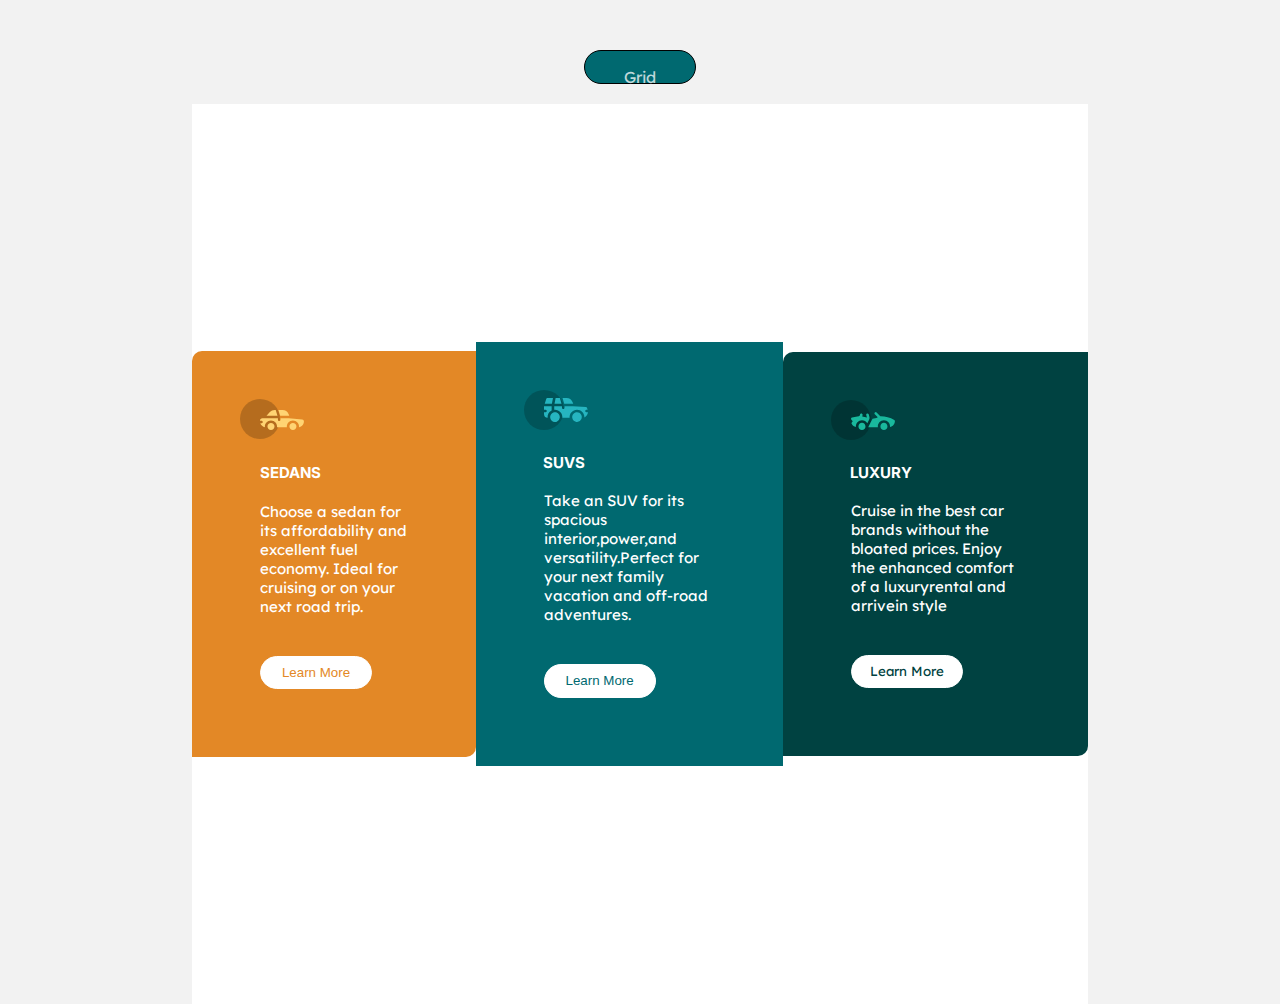
<file: index.html>
<!DOCTYPE html>
<html lang="en">
<head>
    <meta charset="UTF-8">
    <meta http-equiv="X-UA-Compatible" content="IE=edge">
    <meta name="viewport" content="width=device-width, initial-scale=1.0">
    <title>Card Design</title>
    <link rel="stylesheet" href="styles.css">
    <link rel="icon" href="favicon-32x32 (1).png"
</head>
<body>
    <header>
        <button class="grid-button"><a href="grid.html">Grid</a></button>
    </header>
    <main>
            <div class="first-container">
                <img src="icon-sedans.svg">
                <h3>SEDANS</h3>
                 <p>Choose a sedan for its affordability and excellent fuel economy. Ideal for cruising or on your next road trip.</p>
                <button>Learn More</button>
            </div>
            <div class="second-container">
                <img src="icon-suvs.svg">
                    <h3>SUVS</h3>
                    <p>Take an SUV for its spacious interior,power,and versatility.Perfect for your next family vacation and off-road adventures.</p>
                    <button>Learn More</button>
            </div>
            <div class="third-container">
                <img src="icon-luxury.svg">
                <h3>LUXURY</h3>
                <p>Cruise in the best car brands without the bloated prices. Enjoy the enhanced comfort of a luxuryrental and arrivein style</p>
                <button>Learn More</button>
            </div>
            </div>
            
            
    </main>    
</body>
</html>
</file>
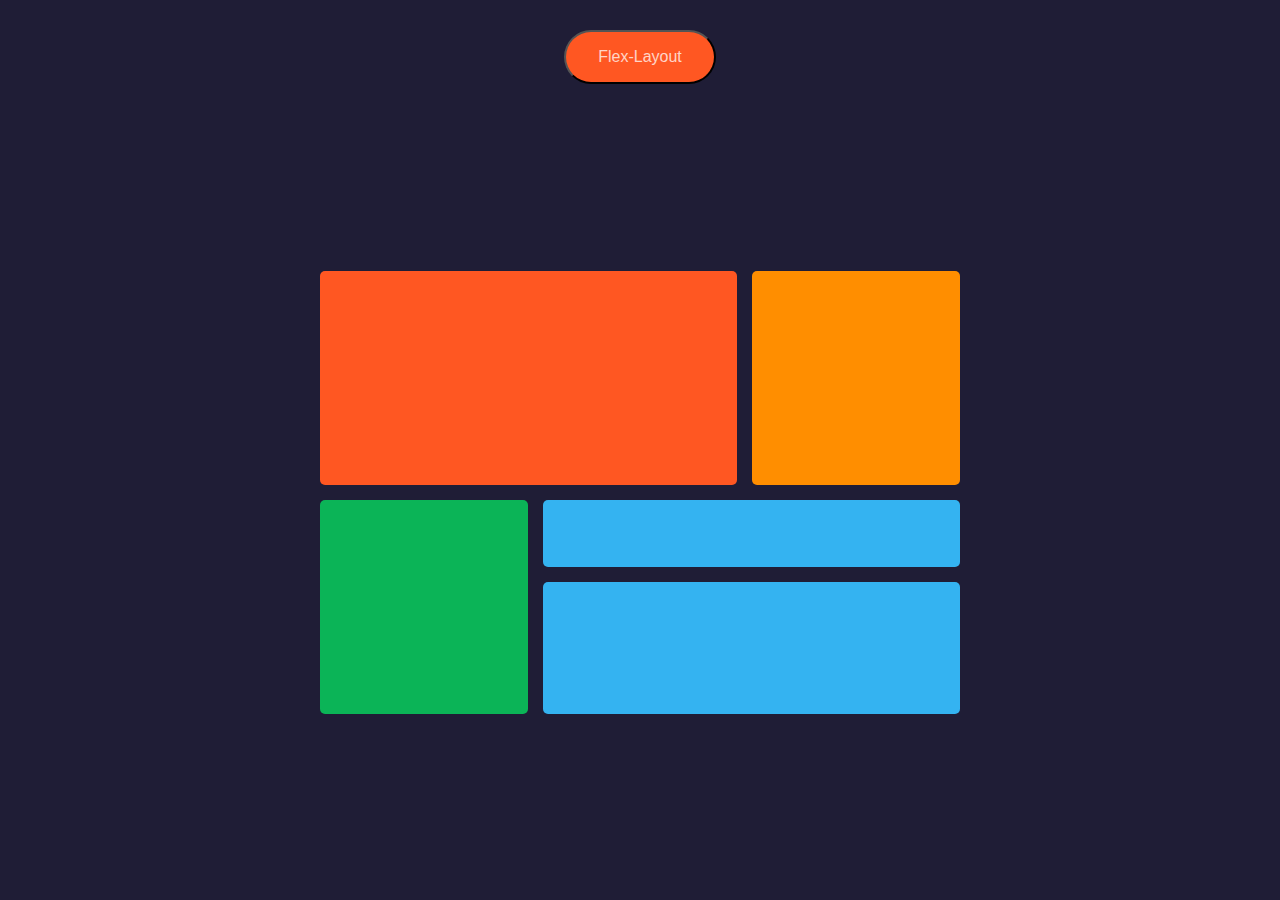
<file: grid.html>
<!DOCTYPE html>
<html lang="en">
<head>
    <meta charset="UTF-8">
    <meta http-equiv="X-UA-Compatible" content="IE=edge">
    <meta name="viewport" content="width=<device-width>, initial-scale=1.0">
    <title> Grid-Layout</title>
    <link rel="stylesheet" href="grid.css">
</head>
<body>
    <header>
        <button class="grid-button"><a href="index.html">Flex-Layout</a></button>
    </header>
    <main>
        <div class="item-a"></div>
        <div class="item-b"></div>
        <div class="item-c"></div>
        <div class="item-d"></div>
        <div class="item-e"><div>
    </main>

    
</body>
</html>
</file>
<file: styles.css>
@import url('https://fonts.googleapis.com/css2?family=Inter:wght@400;700&family=Lexend+Deca&display=swap');
@import url('https://fonts.googleapis.com/css2?family=Big+Shoulders+Display:wght@700&family=Inter:wght@400;700&display=swap');


*{
    margin:0;
    box-sizing: border-box;
}
    body{
        background-color: hsl(0, 0%, 95%);
        display:flex;
        justify-content:center;
        align-items:center;
        flex-direction:column;
    }

main{
    background-color: white;
    display: flex;
    width: min(70%, 60rem);
    align-items: center;
    height: 100vh;
}
header{
    margin-top: 30px;
}
div{
    display: block;
}
.first-container{
    background-color: hsl(31, 77%, 52%);
    padding: 48px;
    border-top-left-radius: 10px;
    border-bottom-right-radius: 10px;
}
.img{
    margin-bottom: 32px;
    display: block;
}
.first-container h3{
    color: white;
    font-size: 15px;
    font-family: 'Inter', sans-serif;
    padding: 20px;

}
.first-container p{
    color: white;
    font-size: 15px;
    font-family: 'Lexend Deca', sans-serif;
    padding: 0 20px 20px 20px;
}
.second-container{
    background-color: hsl(184, 100%, 22%);
    padding: 48px;
}
.second-container h3{
    color: white;
    font-size: 15px;
    font-family: 'Inter', sans-serif;
    padding: 19px;
}
.second-container p{
    color: white;
    font-size: 15px;
    padding: 0 20px 20px 20px;
    font-family: 'Lexend Deca', sans-serif;    
}
.third-container{
    background-color: hsl(179, 100%, 13%);
    padding: 48px;
    border-top-left-radius: 10px;
    border-bottom-right-radius: 10px;

}
.third-container h3{
    color: white;
    font-size: 15px;
    font-family: 'Inter', sans-serif;
    padding: 19px;
}
.third-container p{
    color: white;
    font-size: 15px;
    padding: 0 20px 20px 20px;
    font-family:'Lexend Deca', sans-serif ;
}


/*Buttons*/
button{
    border-radius: 20px;
    border-width: 1px;
    border-style: solid;
    width: 7rem;
    height: 2.5em;
    margin: 20px;
}
.first-container button{
    background-color: white;
    color: hsl(31, 77%, 52%);
    border-color: white;
    font-family: Lexend Deca', sans-serif;

}
    .second-container button{
    background-color: white;
    color: hsl(184, 100%, 22%);;
    border-color: white;
    font-family: Lexend Deca', sans-serif;
    }
    .third-container button{
        background-color: white;
        color: hsl(179, 100%, 13%);
        border-color: white;
        font-family:'Lexend Deca', sans-serif;;
    }
    

    
    @media screen and (max-width:800px) {
        main{
            flex-direction: column;
            margin-bottom: 30px;
            display: flex;
        }
        .first-container{
            border-bottom-right-radius: 10px;
        }
        .div{
            border-radius: 5px;
        }
        .third-container{
            border-top-left-radius: 10px;
        }
            .grid-button{
                background-color: hsl(31,77%,52%);
            }
        }
    /*Link section*/
    
    .grid-button{
        background-color:hsl(184, 100%, 22%);
        color: hsla(0, 0%, 100%, 0.75);
        border-radius: 50rem;
        padding:16px 32px;
        font-family: 'Lexend Deca', sans-serif;
}
a{
    color: hsla(0, 0%, 100%, 0.75);
    text-decoration: none;
    font-size: 16px;
}
</file>
<file: grid.css>
*{
    margin: 0;
    padding: 0;
}
body{
    background-color: #1f1d36;
    display: flex;
    flex-direction: column;
    place-items: center;
    min-height: 100vh;
}
header{
    margin-top: 30px;
}
main{
    display: grid;
    grid-template-areas:
    'a a b'
    'c d d'
    'c e e'
    ;
    gap: 15px;
    width: 50%;
    margin: auto;
}
main div{
    padding: 2em;
    text-align: center;
    border-radius: 5px;
}
.item-a{
    background-color: #ff5722;  
    grid-area: a; 
    height: 150px;
}


.item-b{
    background-color: #ff8e00;
    grid-area: b;
    height:150px
}
.item-c{
    background-color: #0bb457;
    grid-area: c;
    height: 150px;
}
.item-d{
    background-color: #34b3f1;
    grid-area: d;
}
.item-e{
    background-color:#34b3f1;
    grid-area: e;
}
.grid-button{
    background-color: #ff5722;
    color: hsla(0, 0%, 100%, 0.75);
    border-radius: 50rem;
    padding:16px 32px;
    font-family: 'Lexend Deca', sans-serif;
}
a{
    color: hsla(0, 0%, 100%, 0.75);
    text-decoration: none;
    font-size: 16px;
}
@media(max-width: 760px){
    main{
        width:70%
    }
    .div{
        height: 80px;
    }
}
</file>
